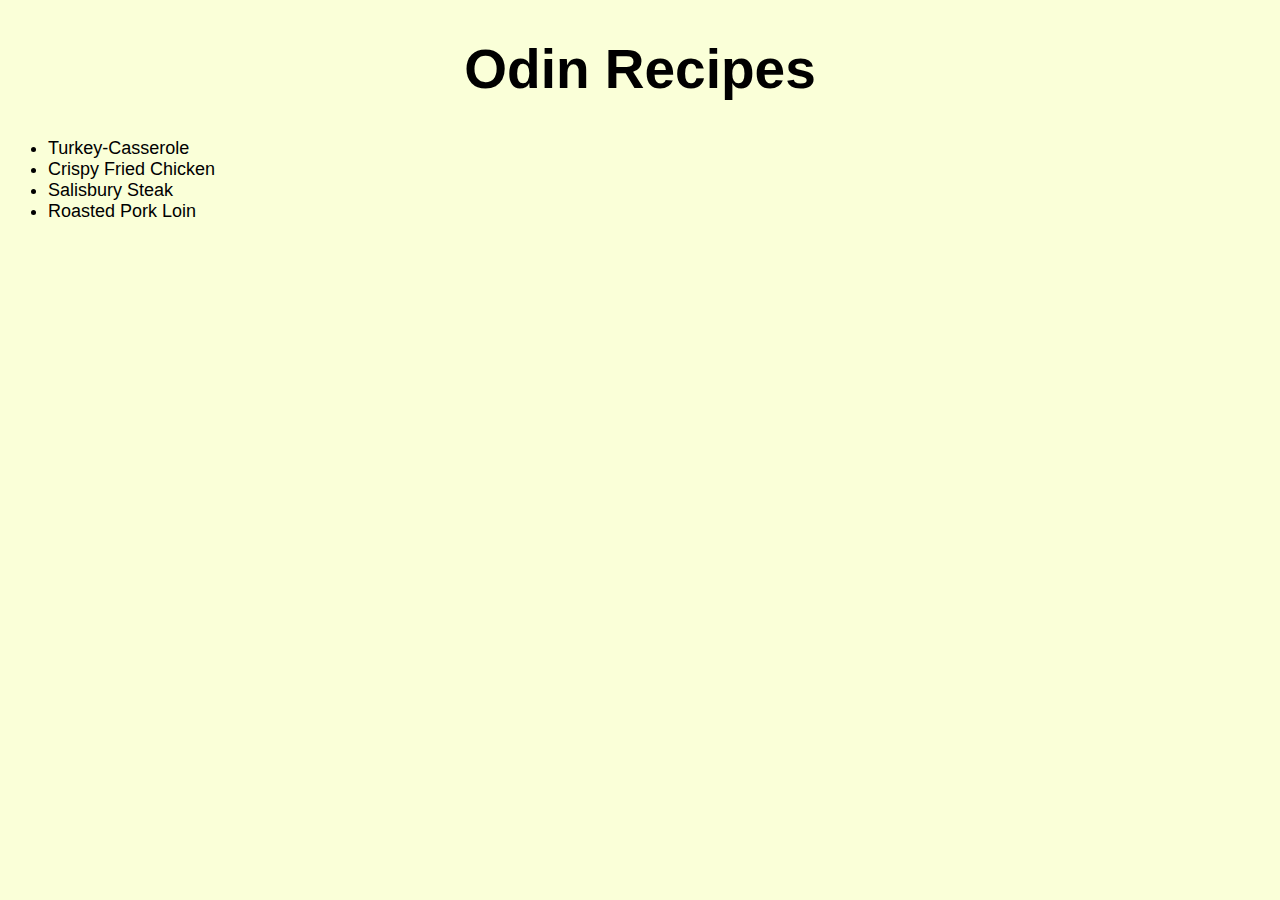
<file: index.html>
<!DOCTYPE html>
<html lang="en">
<head>
    <meta charset="UTF-8">
    <meta http-equiv="X-UA-Compatible" content="IE=edge">
    <meta name="viewport" content="width=device-width, initial-scale=1.0">
    <title>Document</title>
    <link rel="stylesheet" href="styles.css">
</head>
<body>
    <h1 class="title">Odin Recipes</h1>
    <ul>
        <li><a href="recipes/turkey-casserole.html">Turkey-Casserole</a></li>
        <li><a href="recipes/fried-chicken.html">Crispy Fried Chicken</a></li>
        <li><a href="recipes/salisbury-steak.html">Salisbury Steak</a></li>
        <li><a href="recipes/roasted-pork-loin.html">Roasted Pork Loin</a></li>
    </ul>
</body>
</html>
</file>
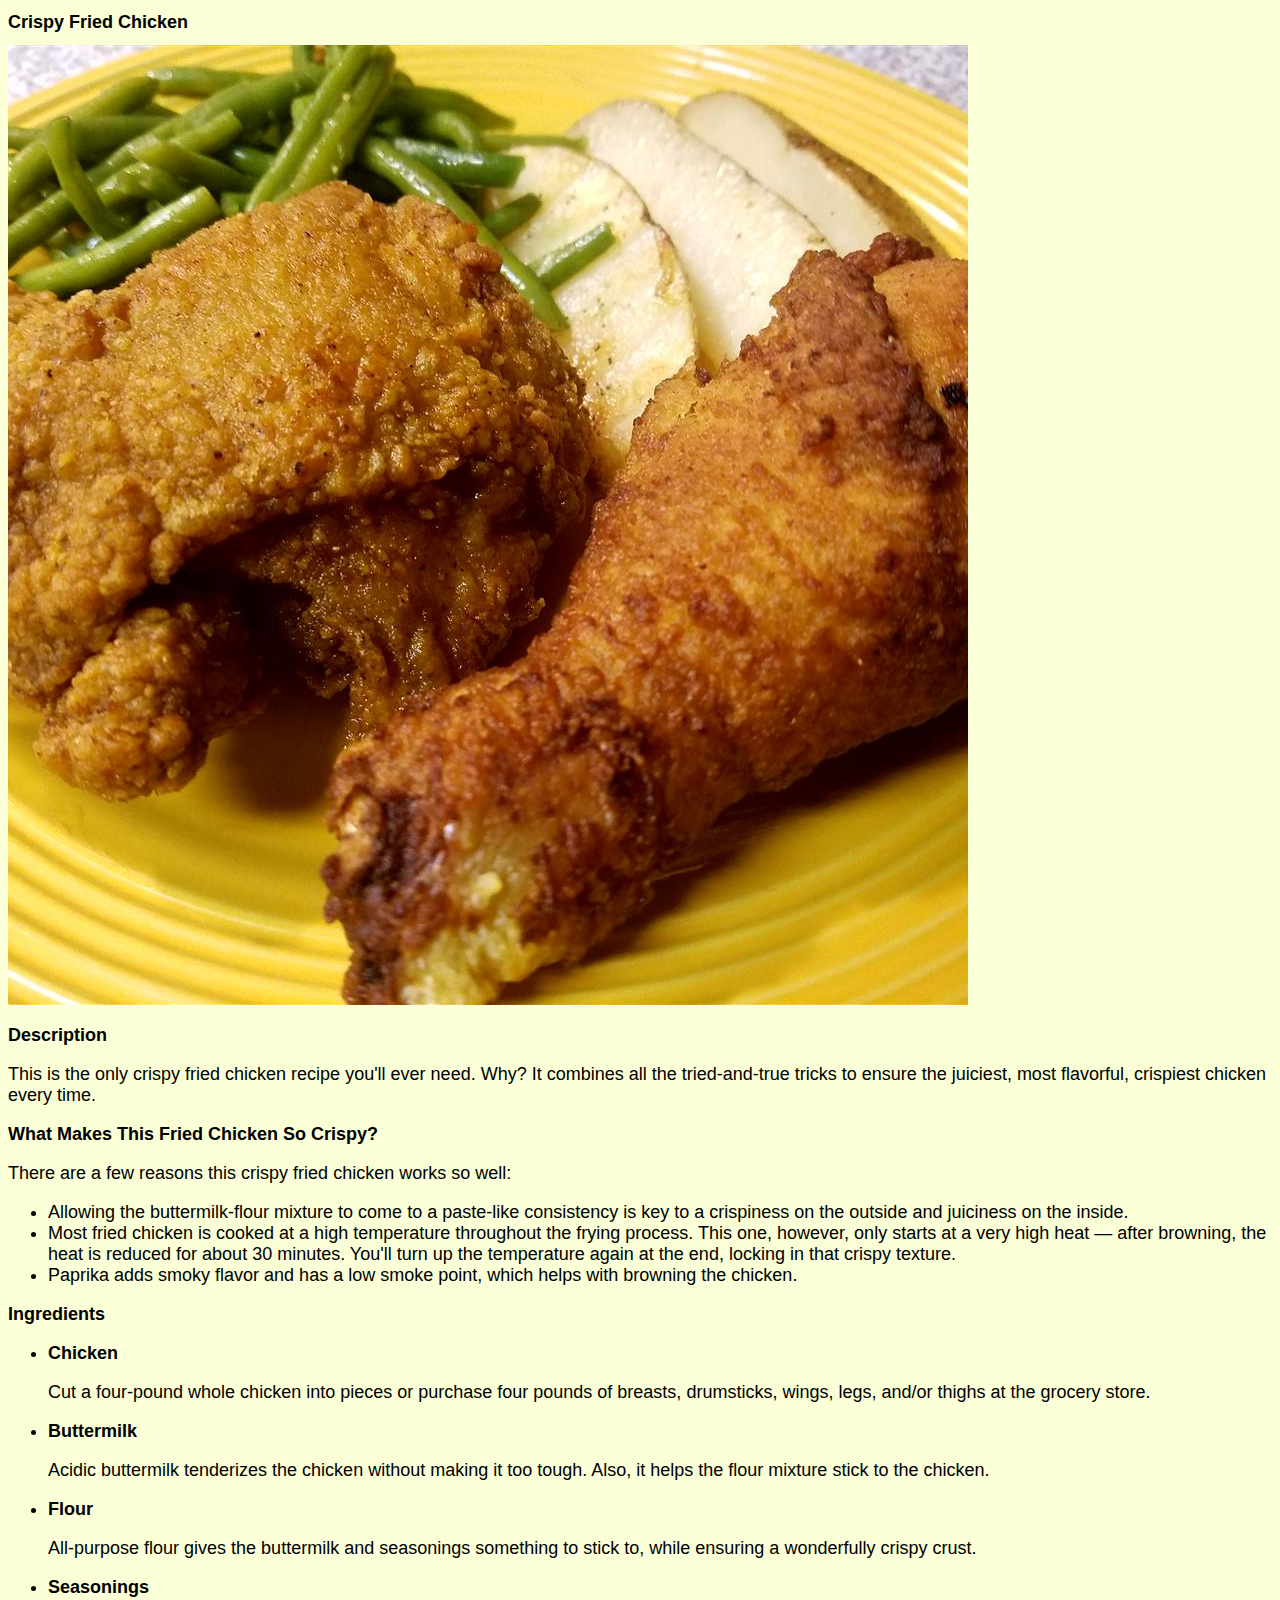
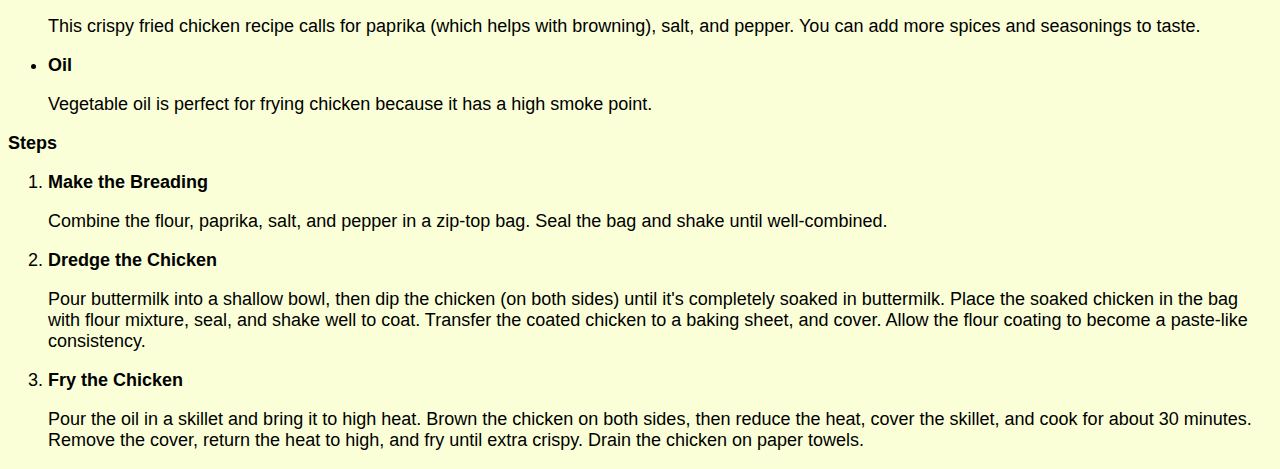
<file: recipes/fried-chicken.html>
<!DOCTYPE html>
<html lang="en">
<head>
    <meta charset="UTF-8">
    <meta http-equiv="X-UA-Compatible" content="IE=edge">
    <meta name="viewport" content="width=device-width, initial-scale=1.0">
    <title>Fried Chicken Recipe</title>
    <link rel="stylesheet" href="../styles.css">
</head>
<body>
    <h1>Crispy Fried Chicken</h1>
    <img src="../dish-images/fried-chicken.jpeg" alt="fried-chicken">
    <h2>Description</h2>
    <p>This is the only crispy fried chicken recipe you'll ever need. Why? It combines all the  tried-and-true tricks to ensure the juiciest, most flavorful, crispiest chicken every time. </p>
    <h3>What Makes This Fried Chicken So Crispy? </h3>
    <p>There are a few reasons this crispy fried chicken works so well:</p>
    <ul>
        <li>Allowing the buttermilk-flour mixture to come to a paste-like consistency is key to a crispiness on the outside and juiciness on the inside. </li>
        <li>Most fried chicken is cooked at a high temperature throughout the frying process. This one, however, only starts at a very high heat — after browning, the heat is reduced for about 30 minutes. You'll turn up the temperature again at the end, locking in that crispy texture. </li>
        <li>Paprika adds smoky flavor and has a low smoke point, which helps with browning the chicken. </li>
    </ul>
    <h2>Ingredients</h2>
    <ul>
        <li>
            <strong>Chicken</strong>
            <p>Cut a four-pound whole chicken into pieces or purchase four pounds of breasts, drumsticks, wings, legs, and/or thighs at the grocery store. </p>
        </li>
        <li>
            <strong>Buttermilk</strong>
            <p>Acidic buttermilk tenderizes the chicken without making it too tough. Also, it helps the flour mixture stick to the chicken. </p>
        </li>
        <li>
            <strong>Flour</strong>
            <p>All-purpose flour gives the buttermilk and seasonings something to stick to, while ensuring a wonderfully crispy crust. </p>
        </li>
        <li>
            <strong>Seasonings</strong>
            <p>This crispy fried chicken recipe calls for paprika (which helps with browning), salt, and pepper. You can add more spices and seasonings to taste. </p>
        </li>
        <li>
            <strong>Oil</strong>
            <p>Vegetable oil is perfect for frying chicken because it has a high smoke point. </p>
        </li>
    </ul>
    <h2>Steps</h2>
    <ol>
        <li>
            <strong>Make the Breading</strong>
            <p>Combine the flour, paprika, salt, and pepper in a zip-top bag. Seal the bag and shake until well-combined. </p>
        </li>
        <li>
            <strong>Dredge the Chicken</strong>
            <p>Pour buttermilk into a shallow bowl, then dip the chicken (on both sides) until it's completely soaked in buttermilk. Place the soaked chicken in the bag with flour mixture, seal, and shake well to coat. Transfer the coated chicken to a baking sheet, and cover. Allow the flour coating to become a paste-like consistency. </p>
        </li>
        <li>
            <strong>Fry the Chicken </strong>
            <p>Pour the oil in a skillet and bring it to high heat. Brown the chicken on both sides, then reduce the heat, cover the skillet, and cook for about 30 minutes. Remove the cover, return the heat to high, and fry until extra crispy. Drain the chicken on paper towels. </p>
        </li>
    </ol>
</body>
</html>
</file>
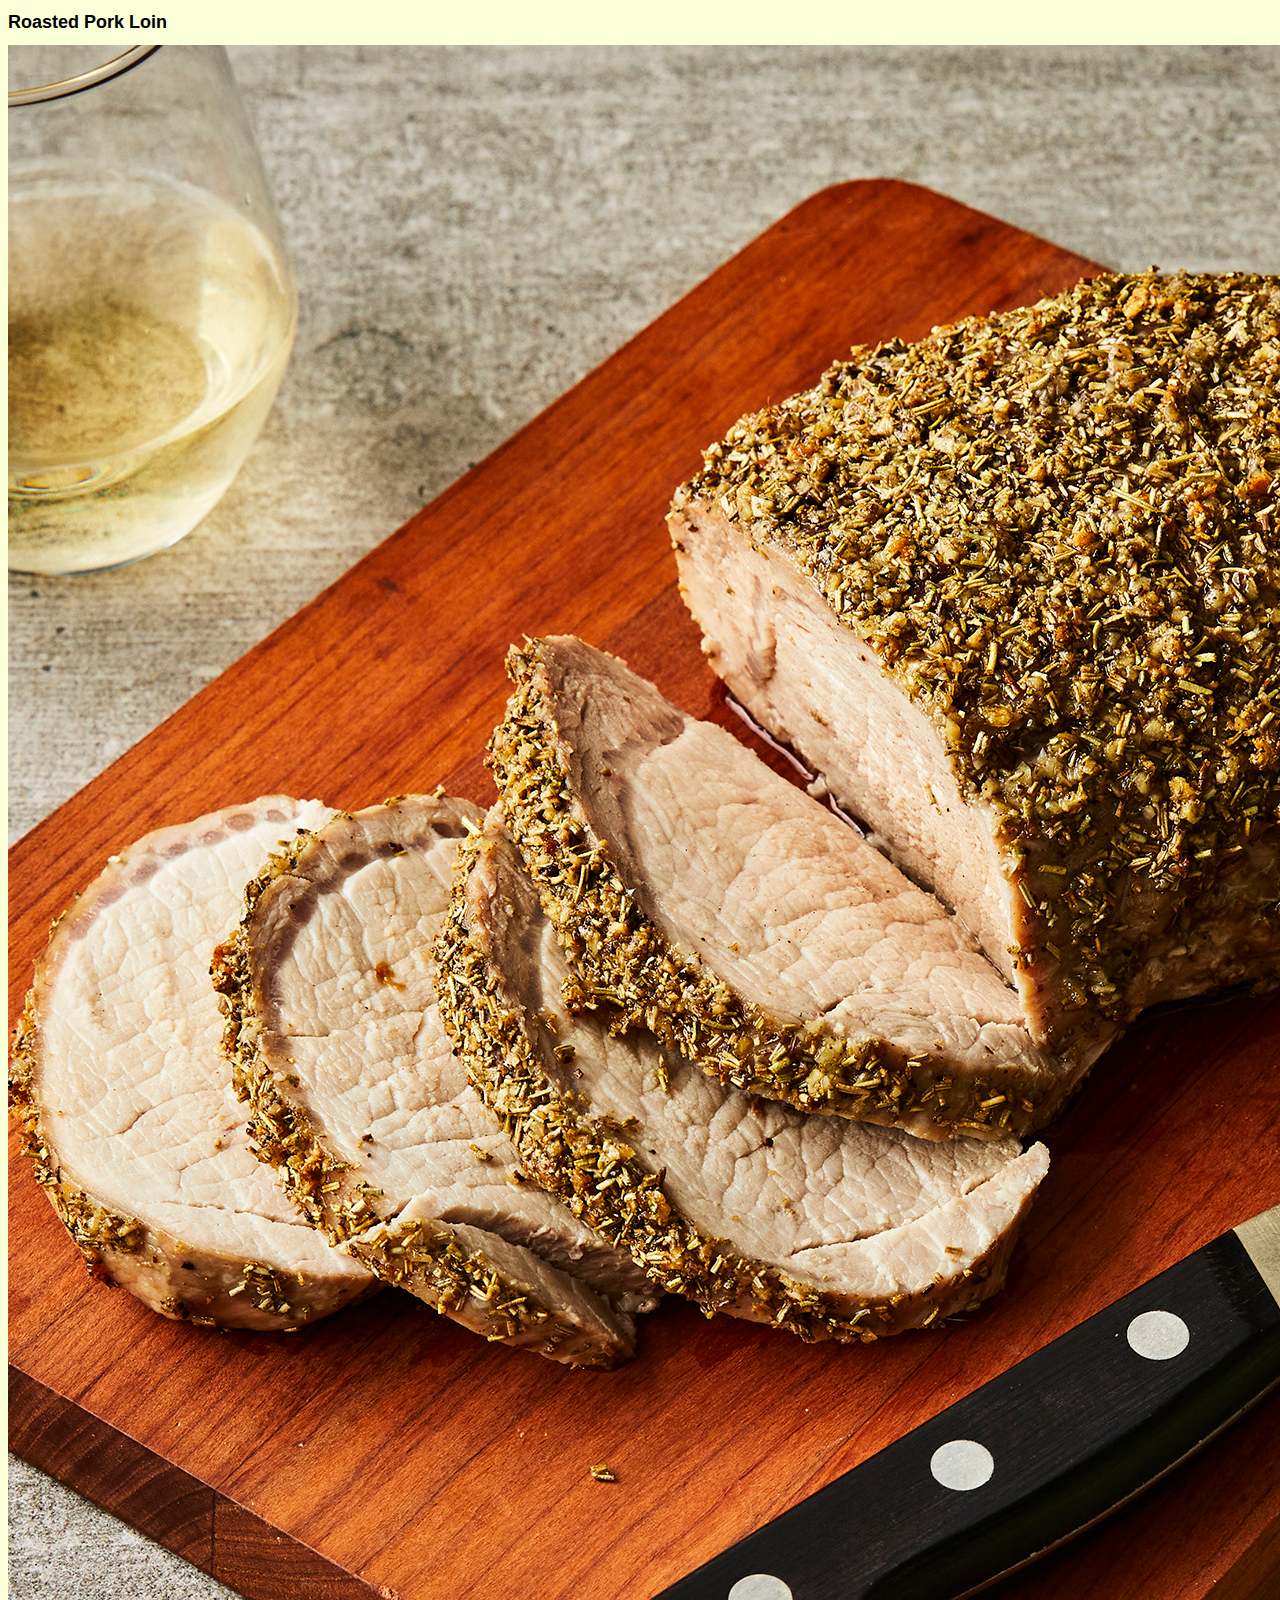
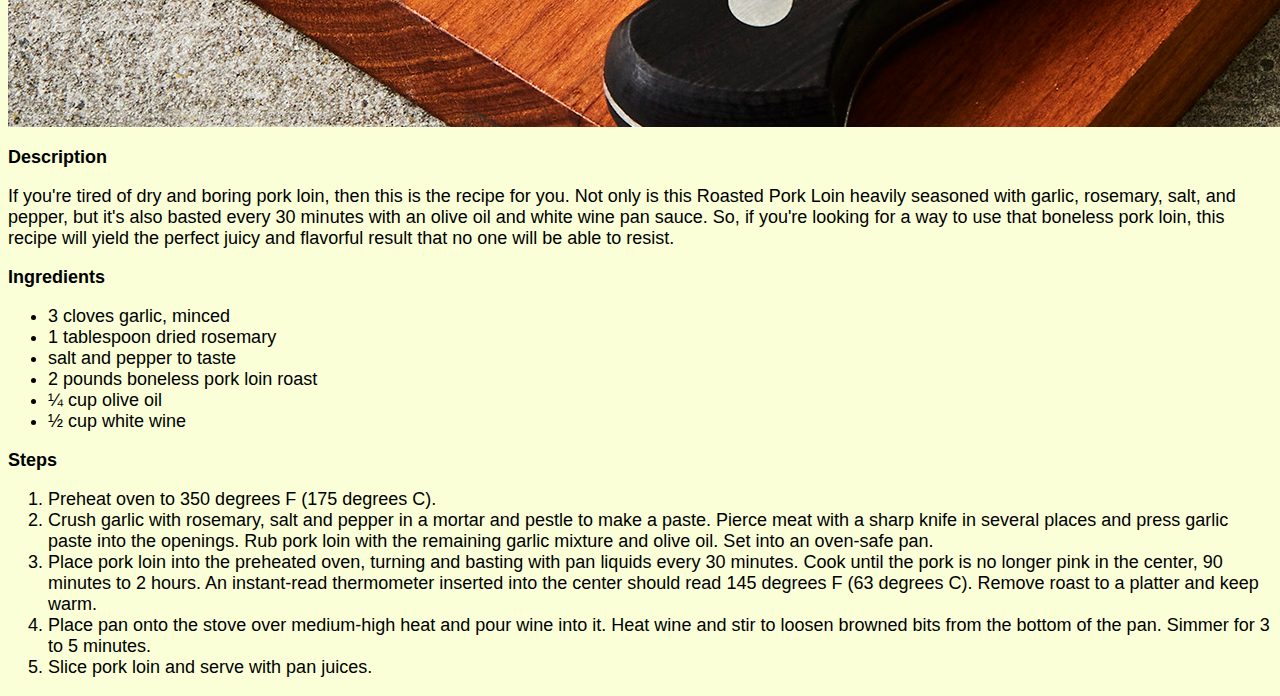
<file: recipes/roasted-pork-loin.html>
<!DOCTYPE html>
<html lang="en">
<head>
    <meta charset="UTF-8">
    <meta http-equiv="X-UA-Compatible" content="IE=edge">
    <meta name="viewport" content="width=device-width, initial-scale=1.0">
    <title>Roasted Pork Loin</title>
    <link rel="stylesheet" href="../styles.css">
</head>
<body>
    <h1>Roasted Pork Loin</h1>
    <img src="../dish-images/roasted-pork-loin.jpeg" alt="roasted-pork-loin">
    <h2>Description</h2>
    <p>If you're tired of dry and boring pork loin, then this is the recipe for you. Not only is this Roasted Pork Loin heavily seasoned with garlic, rosemary, salt, and pepper, but it's also basted every 30 minutes with an olive oil and white wine pan sauce. So, if you're looking for a way to use that boneless pork loin, this recipe will yield the perfect juicy and flavorful result that no one will be able to resist.</p>
    <h2>Ingredients</h2>
    <ul>
        <li>3 cloves garlic, minced</li>
        <li>1 tablespoon dried rosemary</li>
        <li>salt and pepper to taste</li>
        <li>2 pounds boneless pork loin roast</li>
        <li>¼ cup olive oil</li>
        <li>½ cup white wine</li>
    </ul>
    <h2>Steps</h2>
    <ol>
        <li>Preheat oven to 350 degrees F (175 degrees C).</li>
        <li>Crush garlic with rosemary, salt and pepper in a mortar and pestle to make a paste. Pierce meat with a sharp knife in several places and press garlic paste into the openings. Rub pork loin with the remaining garlic mixture and olive oil. Set into an oven-safe pan.</li>
        <li>Place pork loin into the preheated oven, turning and basting with pan liquids every 30 minutes. Cook until the pork is no longer pink in the center, 90 minutes to 2 hours. An instant-read thermometer inserted into the center should read 145 degrees F (63 degrees C). Remove roast to a platter and keep warm.</li>
        <li>Place pan onto the stove over medium-high heat and pour wine into it. Heat wine and stir to loosen browned bits from the bottom of the pan. Simmer for 3 to 5 minutes.</li>
        <li>Slice pork loin and serve with pan juices.</li>
    </ol>
</body>
</html>
</file>
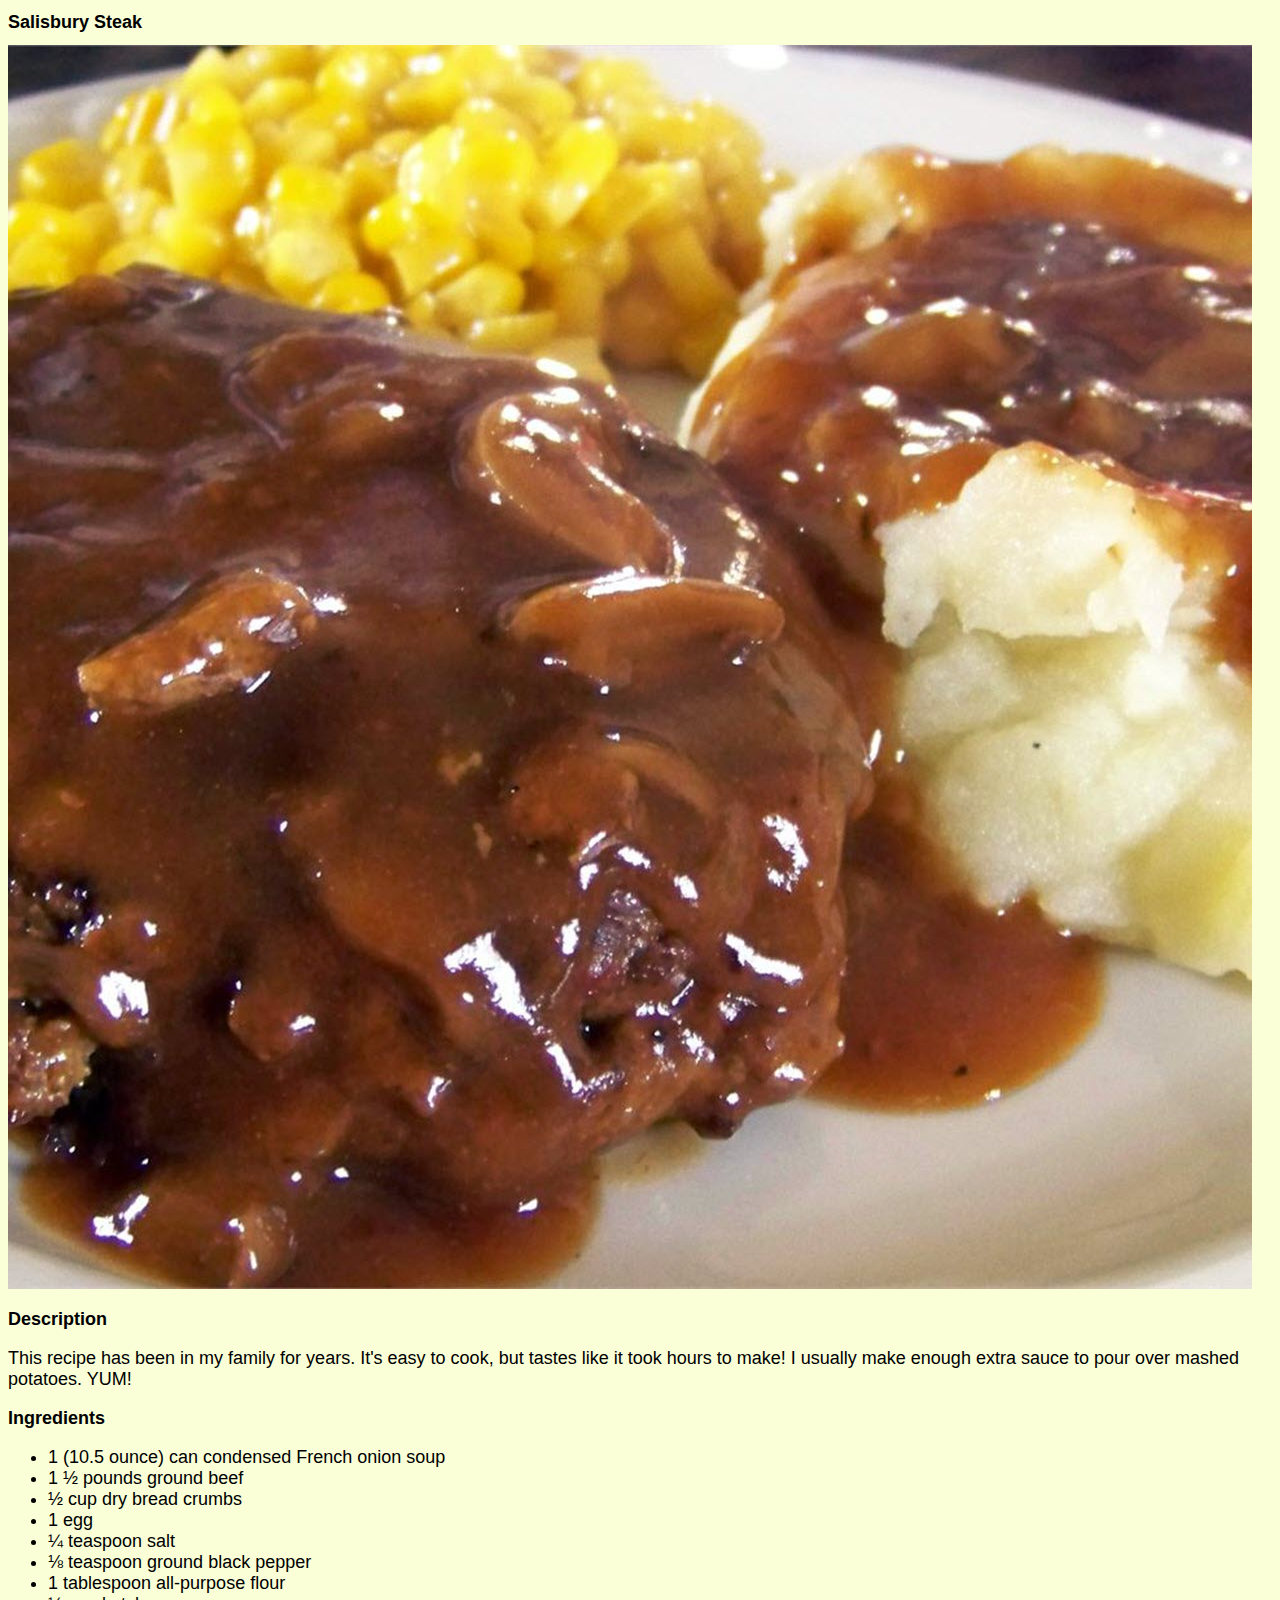
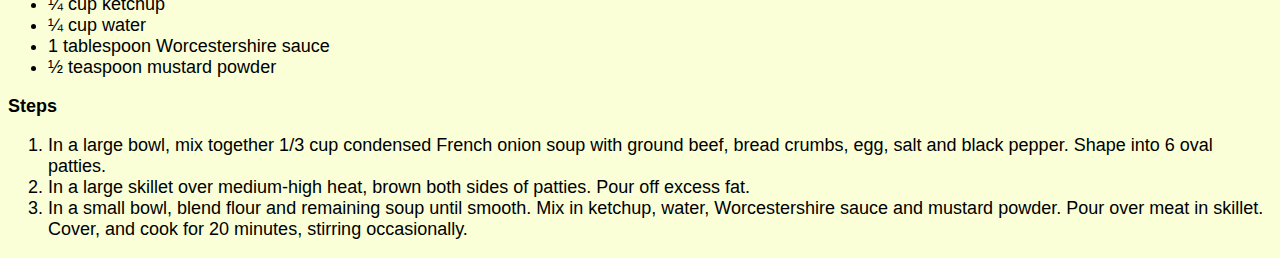
<file: recipes/salisbury-steak.html>
<!DOCTYPE html>
<html lang="en">
<head>
    <meta charset="UTF-8">
    <meta http-equiv="X-UA-Compatible" content="IE=edge">
    <meta name="viewport" content="width=device-width, initial-scale=1.0">
    <title>Salisbury Steak</title>
    <link rel="stylesheet" href="../styles.css">
</head>
<body>
    <h1>Salisbury Steak</h1>
    <img src="../dish-images/salisbury-steak.jpg" alt="salisbury-steak">
    <h2>Description</h2>
    <p>This recipe has been in my family for years. It's easy to cook, but tastes like it took hours to make! I usually make enough extra sauce to pour over mashed potatoes. YUM!</p>
    <h2>Ingredients</h2>
    <ul>
        <li>1 (10.5 ounce) can condensed French onion soup</li>
        <li>1 ½ pounds ground beef</li>
        <li>½ cup dry bread crumbs</li>
        <li>1 egg</li>
        <li>¼ teaspoon salt</li>
        <li>⅛ teaspoon ground black pepper</li>
        <li>1 tablespoon all-purpose flour</li>
        <li>¼ cup ketchup</li>
        <li>¼ cup water</li>
        <li>1 tablespoon Worcestershire sauce</li>
        <li>½ teaspoon mustard powder</li>
    </ul>
    <h2>Steps</h2>
    <ol>
        <li>In a large bowl, mix together 1/3 cup condensed French onion soup with ground beef, bread crumbs, egg, salt and black pepper. Shape into 6 oval patties.</li>
        <li>In a large skillet over medium-high heat, brown both sides of patties. Pour off excess fat.</li>
        <li>In a small bowl, blend flour and remaining soup until smooth. Mix in ketchup, water, Worcestershire sauce and mustard powder. Pour over meat in skillet. Cover, and cook for 20 minutes, stirring occasionally.</li>
    </ol>
</body>
</html>
</file>
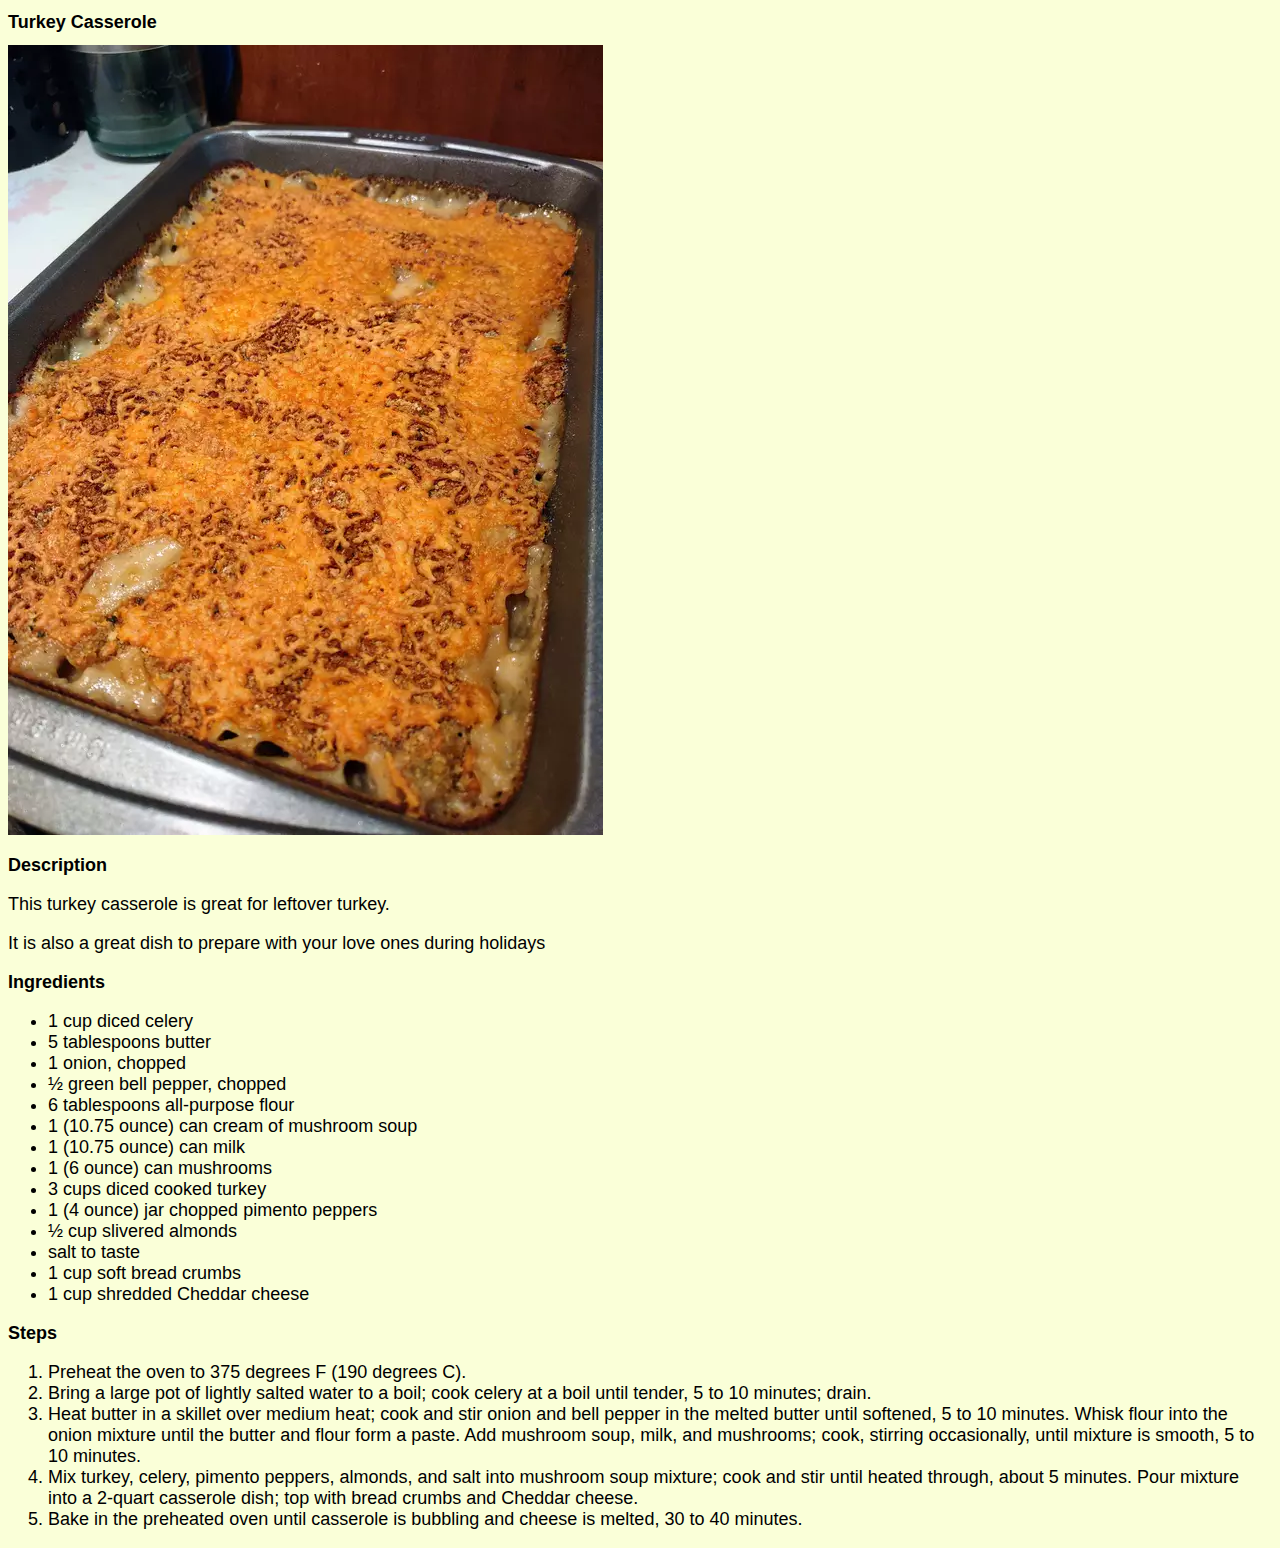
<file: recipes/turkey-casserole.html>
<!DOCTYPE html>
<html lang="en">
<head>
    <meta charset="UTF-8">
    <meta http-equiv="X-UA-Compatible" content="IE=edge">
    <meta name="viewport" content="width=device-width, initial-scale=1.0">
    <title>Turkey Casserole Recipe</title>
    <link rel="stylesheet" href="../styles.css">
</head>
<body>
    <h1>Turkey Casserole</h1>
    <img src="../dish-images/turkey-casserole.webp" alt="turkey-casserole">
    <h2>Description</h2>
    <p>This turkey casserole is great for leftover turkey.</p>
    <p>It is also a great dish to prepare with your love ones during holidays</p>
    <h2>Ingredients</h2>
    <ul>
        <li>1 cup diced celery</li>
        <li>5 tablespoons butter</li>
        <li>1 onion, chopped</li>
        <li>½ green bell pepper, chopped</li>
        <li>6 tablespoons all-purpose flour</li>
        <li>1 (10.75 ounce) can cream of mushroom soup</li>
        <li>1 (10.75 ounce) can milk</li>
        <li>1 (6 ounce) can mushrooms</li>
        <li>3 cups diced cooked turkey</li>
        <li>1 (4 ounce) jar chopped pimento peppers</li>
        <li>½ cup slivered almonds</li>
        <li>salt to taste</li>
        <li>1 cup soft bread crumbs</li>
        <li>1 cup shredded Cheddar cheese</li>
    </ul>
    <h2>Steps</h2>
    <ol>
        <li>Preheat the oven to 375 degrees F (190 degrees C).</li>
        <li>Bring a large pot of lightly salted water to a boil; cook celery at a boil until tender, 5 to 10 minutes; drain.</li>
        <li>Heat butter in a skillet over medium heat; cook and stir onion and bell pepper in the melted butter until softened, 5 to 10 minutes. Whisk flour into the onion mixture until the butter and flour form a paste. Add mushroom soup, milk, and mushrooms; cook, stirring occasionally, until mixture is smooth, 5 to 10 minutes.</li>
        <li>Mix turkey, celery, pimento peppers, almonds, and salt into mushroom soup mixture; cook and stir until heated through, about 5 minutes. Pour mixture into a 2-quart casserole dish; top with bread crumbs and Cheddar cheese.</li>
        <li>Bake in the preheated oven until casserole is bubbling and cheese is melted, 30 to 40 minutes.</li>
    </ol>
</body>
</html>
</file>
<file: styles.css>
*{
    font-family: Verdana, Geneva, Tahoma, sans-serif;
    font-size: 18px;
    background-color: #FAFFD8;
}

.title{
    text-align: center;
    font-size: 55px;
}

a{
    color: black;
    text-decoration: none;
}

a:hover{
    text-decoration: underline;
}
</file>
